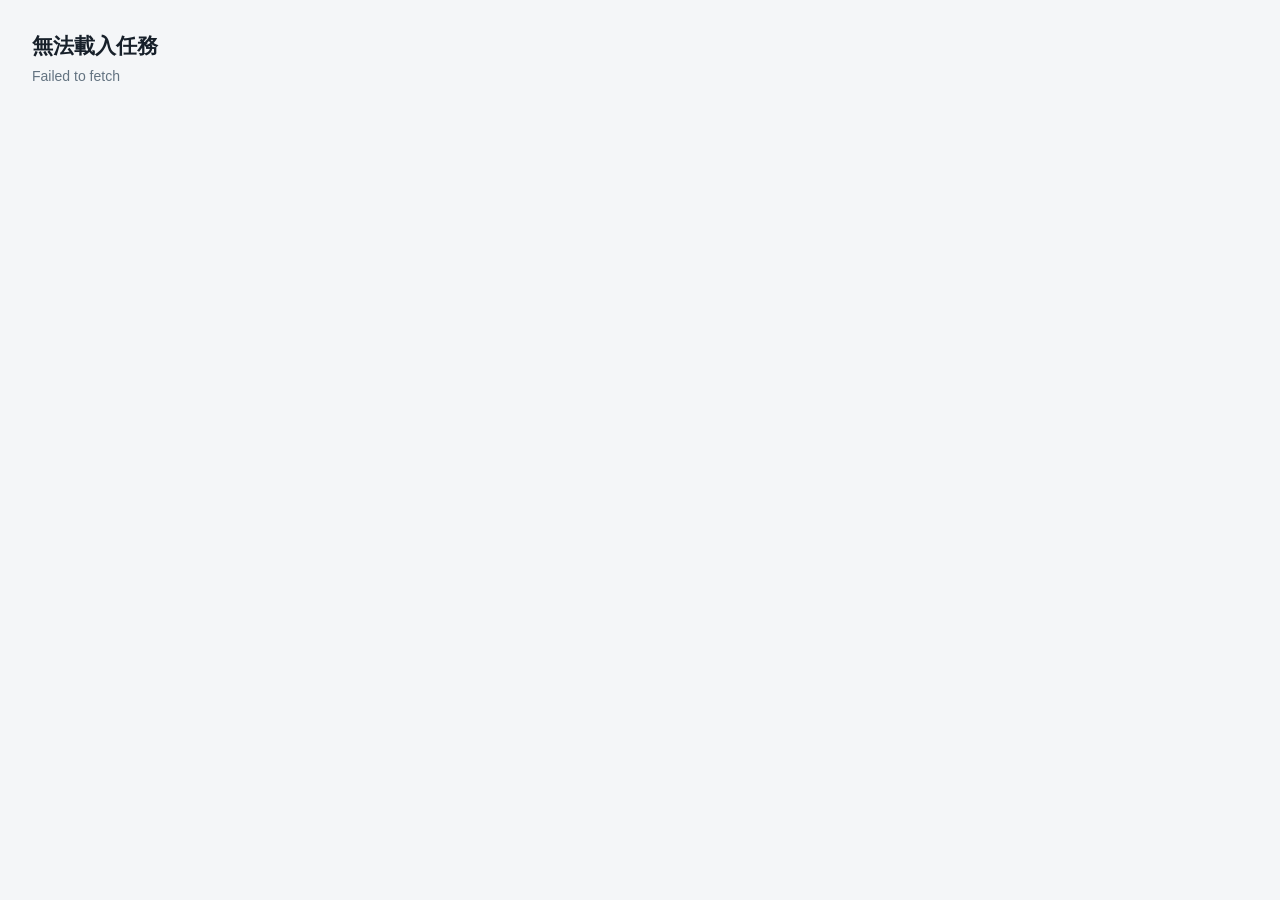
<file: index.html>
<!doctype html>
<html lang="zh-Hant">
<head>
  <meta charset="utf-8">
  <meta name="viewport" content="width=device-width, initial-scale=1">
  <title>週報管理工具</title>
  <link rel="stylesheet" href="./styles.css?v=14">
</head>
<body>
  <div id="app"></div>
  <script type="module" src="./src/main.js?v=14"></script>
</body>
</html>
</file>
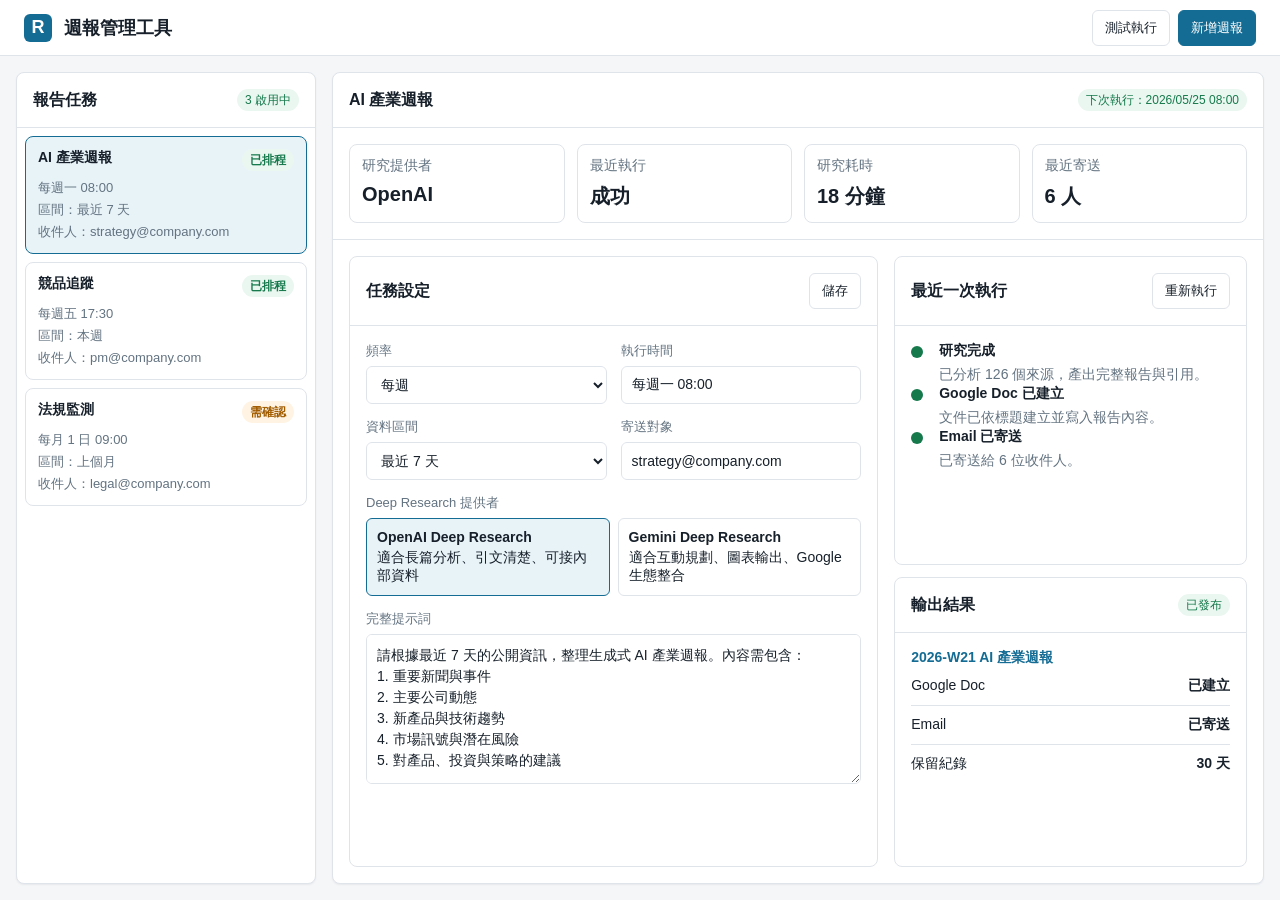
<file: weekly-report-manager.html>
<!doctype html>
<html lang="zh-Hant">
<head>
  <meta charset="utf-8">
  <meta name="viewport" content="width=device-width, initial-scale=1">
  <title>週報管理工具</title>
  <style>
    :root {
      --bg: #f4f6f8;
      --panel: #ffffff;
      --ink: #17202a;
      --muted: #637381;
      --line: #dfe4ea;
      --accent: #146c94;
      --accent-soft: #e8f3f8;
      --success: #16794c;
      --warning: #a15c00;
      --danger: #b42318;
      --shadow: 0 1px 2px rgba(16, 24, 40, 0.06);
    }

    * { box-sizing: border-box; }

    body {
      margin: 0;
      background: var(--bg);
      color: var(--ink);
      font-family: Arial, "Noto Sans TC", sans-serif;
      font-size: 14px;
    }

    .app {
      min-height: 100vh;
      display: grid;
      grid-template-rows: 56px 1fr;
    }

    header {
      display: flex;
      align-items: center;
      justify-content: space-between;
      padding: 0 24px;
      border-bottom: 1px solid var(--line);
      background: var(--panel);
    }

    .brand {
      display: flex;
      align-items: center;
      gap: 12px;
      font-size: 18px;
      font-weight: 700;
    }

    .brand-mark {
      width: 28px;
      height: 28px;
      display: grid;
      place-items: center;
      border-radius: 6px;
      background: var(--accent);
      color: #fff;
      font-weight: 700;
    }

    .header-actions {
      display: flex;
      gap: 8px;
    }

    button {
      height: 36px;
      border: 1px solid var(--line);
      border-radius: 6px;
      background: var(--panel);
      padding: 0 12px;
      color: var(--ink);
      cursor: pointer;
    }

    button.primary {
      border-color: var(--accent);
      background: var(--accent);
      color: #fff;
    }

    main {
      display: grid;
      grid-template-columns: 300px 1fr;
      gap: 16px;
      padding: 16px;
    }

    .sidebar,
    .workspace {
      background: var(--panel);
      border: 1px solid var(--line);
      border-radius: 8px;
      box-shadow: var(--shadow);
    }

    .sidebar {
      display: grid;
      grid-template-rows: auto 1fr;
      min-height: calc(100vh - 88px);
    }

    .sidebar-head,
    .section-head {
      display: flex;
      align-items: center;
      justify-content: space-between;
      padding: 16px;
      border-bottom: 1px solid var(--line);
    }

    .sidebar-head h2,
    .section-head h2 {
      margin: 0;
      font-size: 16px;
    }

    .task-list {
      padding: 8px;
      display: grid;
      align-content: start;
      gap: 8px;
    }

    .task {
      border: 1px solid var(--line);
      border-radius: 8px;
      padding: 12px;
      background: #fff;
    }

    .task.active {
      border-color: var(--accent);
      background: var(--accent-soft);
    }

    .task-title {
      display: flex;
      justify-content: space-between;
      gap: 12px;
      margin-bottom: 8px;
      font-weight: 700;
    }

    .badge {
      display: inline-flex;
      align-items: center;
      height: 22px;
      padding: 0 8px;
      border-radius: 999px;
      font-size: 12px;
      white-space: nowrap;
    }

    .badge.success {
      color: var(--success);
      background: #eaf7f0;
    }

    .badge.warning {
      color: var(--warning);
      background: #fff3e3;
    }

    .meta {
      display: grid;
      gap: 4px;
      color: var(--muted);
      font-size: 13px;
    }

    .workspace {
      display: grid;
      grid-template-rows: auto auto 1fr;
    }

    .overview {
      display: grid;
      grid-template-columns: repeat(4, minmax(0, 1fr));
      gap: 12px;
      padding: 16px;
      border-bottom: 1px solid var(--line);
    }

    .metric {
      border: 1px solid var(--line);
      border-radius: 8px;
      padding: 12px;
    }

    .metric-label {
      color: var(--muted);
      margin-bottom: 8px;
    }

    .metric-value {
      font-size: 20px;
      font-weight: 700;
    }

    .content {
      display: grid;
      grid-template-columns: minmax(420px, 1.2fr) minmax(320px, 0.8fr);
      gap: 16px;
      padding: 16px;
    }

    .panel {
      border: 1px solid var(--line);
      border-radius: 8px;
      overflow: hidden;
      background: #fff;
    }

    .panel-body {
      padding: 16px;
    }

    .form-grid {
      display: grid;
      grid-template-columns: repeat(2, minmax(0, 1fr));
      gap: 14px;
    }

    .field {
      display: grid;
      gap: 6px;
    }

    .field.full {
      grid-column: 1 / -1;
    }

    label {
      color: var(--muted);
      font-size: 13px;
    }

    input,
    select,
    textarea {
      width: 100%;
      border: 1px solid var(--line);
      border-radius: 6px;
      background: #fff;
      color: var(--ink);
      font: inherit;
    }

    input,
    select {
      height: 38px;
      padding: 0 10px;
    }

    textarea {
      min-height: 150px;
      padding: 10px;
      resize: vertical;
      line-height: 1.5;
    }

    .inline-row {
      display: flex;
      gap: 8px;
      align-items: center;
    }

    .inline-row input {
      flex: 1;
    }

    .provider-row {
      display: grid;
      grid-template-columns: repeat(2, 1fr);
      gap: 8px;
    }

    .provider {
      border: 1px solid var(--line);
      border-radius: 6px;
      padding: 10px;
    }

    .provider strong {
      display: block;
      margin-bottom: 4px;
    }

    .provider.active {
      border-color: var(--accent);
      background: var(--accent-soft);
    }

    .timeline {
      display: grid;
      gap: 12px;
    }

    .timeline-item {
      display: grid;
      grid-template-columns: 18px 1fr;
      gap: 10px;
    }

    .dot {
      width: 12px;
      height: 12px;
      margin-top: 4px;
      border-radius: 50%;
      background: var(--success);
    }

    .dot.pending {
      background: #c2c8d0;
    }

    .timeline-title {
      font-weight: 700;
      margin-bottom: 4px;
    }

    .timeline-copy {
      color: var(--muted);
      line-height: 1.5;
    }

    .report-preview {
      display: grid;
      gap: 10px;
    }

    .report-link {
      color: var(--accent);
      text-decoration: none;
      font-weight: 700;
    }

    .status-list {
      display: grid;
      gap: 10px;
    }

    .status-row {
      display: flex;
      justify-content: space-between;
      gap: 12px;
      padding-bottom: 10px;
      border-bottom: 1px solid var(--line);
    }

    .status-row:last-child {
      border-bottom: 0;
      padding-bottom: 0;
    }

    @media (max-width: 1100px) {
      main {
        grid-template-columns: 1fr;
      }

      .sidebar {
        min-height: auto;
      }

      .overview,
      .content {
        grid-template-columns: 1fr;
      }
    }
  </style>
</head>
<body>
  <div class="app">
    <header>
      <div class="brand">
        <div class="brand-mark">R</div>
        <span>週報管理工具</span>
      </div>
      <div class="header-actions">
        <button>測試執行</button>
        <button class="primary">新增週報</button>
      </div>
    </header>

    <main>
      <aside class="sidebar">
        <div class="sidebar-head">
          <h2>報告任務</h2>
          <span class="badge success">3 啟用中</span>
        </div>
        <div class="task-list">
          <section class="task active">
            <div class="task-title">
              <span>AI 產業週報</span>
              <span class="badge success">已排程</span>
            </div>
            <div class="meta">
              <span>每週一 08:00</span>
              <span>區間：最近 7 天</span>
              <span>收件人：strategy@company.com</span>
            </div>
          </section>
          <section class="task">
            <div class="task-title">
              <span>競品追蹤</span>
              <span class="badge success">已排程</span>
            </div>
            <div class="meta">
              <span>每週五 17:30</span>
              <span>區間：本週</span>
              <span>收件人：pm@company.com</span>
            </div>
          </section>
          <section class="task">
            <div class="task-title">
              <span>法規監測</span>
              <span class="badge warning">需確認</span>
            </div>
            <div class="meta">
              <span>每月 1 日 09:00</span>
              <span>區間：上個月</span>
              <span>收件人：legal@company.com</span>
            </div>
          </section>
        </div>
      </aside>

      <section class="workspace">
        <div class="section-head">
          <h2>AI 產業週報</h2>
          <span class="badge success">下次執行：2026/05/25 08:00</span>
        </div>

        <div class="overview">
          <div class="metric">
            <div class="metric-label">研究提供者</div>
            <div class="metric-value">OpenAI</div>
          </div>
          <div class="metric">
            <div class="metric-label">最近執行</div>
            <div class="metric-value">成功</div>
          </div>
          <div class="metric">
            <div class="metric-label">研究耗時</div>
            <div class="metric-value">18 分鐘</div>
          </div>
          <div class="metric">
            <div class="metric-label">最近寄送</div>
            <div class="metric-value">6 人</div>
          </div>
        </div>

        <div class="content">
          <article class="panel">
            <div class="section-head">
              <h2>任務設定</h2>
              <button>儲存</button>
            </div>
            <div class="panel-body">
              <div class="form-grid">
                <div class="field">
                  <label>頻率</label>
                  <select>
                    <option>每週</option>
                    <option>每月</option>
                    <option>自訂</option>
                  </select>
                </div>
                <div class="field">
                  <label>執行時間</label>
                  <input value="每週一 08:00">
                </div>
                <div class="field">
                  <label>資料區間</label>
                  <select>
                    <option>最近 7 天</option>
                    <option>本週</option>
                    <option>上週</option>
                    <option>自訂日期</option>
                  </select>
                </div>
                <div class="field">
                  <label>寄送對象</label>
                  <input value="strategy@company.com">
                </div>
                <div class="field full">
                  <label>Deep Research 提供者</label>
                  <div class="provider-row">
                    <div class="provider active">
                      <strong>OpenAI Deep Research</strong>
                      <span>適合長篇分析、引文清楚、可接內部資料</span>
                    </div>
                    <div class="provider">
                      <strong>Gemini Deep Research</strong>
                      <span>適合互動規劃、圖表輸出、Google 生態整合</span>
                    </div>
                  </div>
                </div>
                <div class="field full">
                  <label>完整提示詞</label>
                  <textarea>請根據最近 7 天的公開資訊，整理生成式 AI 產業週報。內容需包含：
1. 重要新聞與事件
2. 主要公司動態
3. 新產品與技術趨勢
4. 市場訊號與潛在風險
5. 對產品、投資與策略的建議

請以繁體中文撰寫，使用清楚標題、條列、摘要與來源引用。</textarea>
                </div>
              </div>
            </div>
          </article>

          <div class="timeline">
            <article class="panel">
              <div class="section-head">
                <h2>最近一次執行</h2>
                <button>重新執行</button>
              </div>
              <div class="panel-body">
                <div class="timeline-item">
                  <div class="dot"></div>
                  <div>
                    <div class="timeline-title">研究完成</div>
                    <div class="timeline-copy">已分析 126 個來源，產出完整報告與引用。</div>
                  </div>
                </div>
                <div class="timeline-item">
                  <div class="dot"></div>
                  <div>
                    <div class="timeline-title">Google Doc 已建立</div>
                    <div class="timeline-copy">文件已依標題建立並寫入報告內容。</div>
                  </div>
                </div>
                <div class="timeline-item">
                  <div class="dot"></div>
                  <div>
                    <div class="timeline-title">Email 已寄送</div>
                    <div class="timeline-copy">已寄送給 6 位收件人。</div>
                  </div>
                </div>
              </div>
            </article>

            <article class="panel">
              <div class="section-head">
                <h2>輸出結果</h2>
                <span class="badge success">已發布</span>
              </div>
              <div class="panel-body report-preview">
                <a class="report-link" href="#">2026-W21 AI 產業週報</a>
                <div class="status-list">
                  <div class="status-row">
                    <span>Google Doc</span>
                    <strong>已建立</strong>
                  </div>
                  <div class="status-row">
                    <span>Email</span>
                    <strong>已寄送</strong>
                  </div>
                  <div class="status-row">
                    <span>保留紀錄</span>
                    <strong>30 天</strong>
                  </div>
                </div>
              </div>
            </article>
          </div>
        </div>
      </section>
    </main>
  </div>
</body>
</html>
</file>
<file: styles.css>
:root {
  --bg: #f4f6f8;
  --panel: #ffffff;
  --ink: #17202a;
  --muted: #637381;
  --line: #dfe4ea;
  --accent: #146c94;
  --accent-soft: #e8f3f8;
  --success: #16794c;
  --warning: #a15c00;
  --danger: #b42318;
  --shadow: 0 1px 2px rgba(16, 24, 40, 0.06);
}

* { box-sizing: border-box; }

body {
  margin: 0;
  background: var(--bg);
  color: var(--ink);
  font-family: Arial, "Noto Sans TC", sans-serif;
  font-size: 14px;
}

.app {
  min-height: 100vh;
  display: grid;
  grid-template-rows: 56px 1fr;
}

header {
  display: flex;
  align-items: center;
  justify-content: space-between;
  padding: 0 24px;
  border-bottom: 1px solid var(--line);
  background: var(--panel);
}

.brand {
  display: flex;
  align-items: center;
  gap: 12px;
  font-size: 18px;
  font-weight: 700;
}

.app-version {
  color: var(--muted);
  font-size: 12px;
  font-weight: 400;
}

.brand-mark {
  width: 28px;
  height: 28px;
  display: grid;
  place-items: center;
  border-radius: 6px;
  background: var(--accent);
  color: #fff;
  font-weight: 700;
}

.header-actions,
.provider-row,
.inline-actions {
  display: flex;
  gap: 8px;
}

button {
  height: 36px;
  border: 1px solid var(--line);
  border-radius: 6px;
  background: var(--panel);
  padding: 0 12px;
  color: var(--ink);
  cursor: pointer;
}

button.primary {
  border-color: var(--accent);
  background: var(--accent);
  color: #fff;
}

button:disabled {
  cursor: not-allowed;
  opacity: 0.6;
}

main {
  display: grid;
  grid-template-columns: 300px 1fr;
  gap: 16px;
  padding: 16px;
}

.sidebar,
.workspace {
  background: var(--panel);
  border: 1px solid var(--line);
  border-radius: 8px;
  box-shadow: var(--shadow);
}

.sidebar {
  display: grid;
  grid-template-rows: auto 1fr;
  min-height: calc(100vh - 88px);
}

.sidebar-head,
.section-head {
  display: flex;
  align-items: center;
  justify-content: space-between;
  padding: 16px;
  border-bottom: 1px solid var(--line);
}

.sidebar-head h2,
.section-head h2 {
  margin: 0;
  font-size: 16px;
}

.task-list {
  padding: 8px;
  display: grid;
  align-content: start;
  gap: 8px;
}

.task {
  width: 100%;
  min-height: 108px;
  text-align: left;
  border: 1px solid var(--line);
  border-radius: 8px;
  padding: 12px;
  background: #fff;
}

.task.active {
  border-color: var(--accent);
  background: var(--accent-soft);
}

.task-title {
  display: flex;
  justify-content: space-between;
  gap: 12px;
  margin-bottom: 8px;
  font-weight: 700;
}

.badge {
  display: inline-flex;
  align-items: center;
  height: 22px;
  padding: 0 8px;
  border-radius: 999px;
  font-size: 12px;
  white-space: nowrap;
}

.badge.success {
  color: var(--success);
  background: #eaf7f0;
}

.badge.warning {
  color: var(--warning);
  background: #fff3e3;
}

.badge.running {
  color: var(--accent);
  background: var(--accent-soft);
}

.badge.muted {
  color: var(--muted);
  background: #edf1f5;
}

.meta {
  display: grid;
  gap: 4px;
  color: var(--muted);
  font-size: 13px;
}

.workspace {
  display: grid;
  grid-template-rows: auto auto 1fr;
}

.overview {
  display: grid;
  grid-template-columns: repeat(4, minmax(0, 1fr));
  gap: 12px;
  padding: 16px;
  border-bottom: 1px solid var(--line);
}

.metric {
  border: 1px solid var(--line);
  border-radius: 8px;
  padding: 12px;
}

.metric-label {
  color: var(--muted);
  margin-bottom: 8px;
}

.metric-value {
  font-size: 20px;
  font-weight: 700;
}

.content {
  display: grid;
  grid-template-columns: minmax(420px, 1.2fr) minmax(320px, 0.8fr);
  gap: 16px;
  padding: 16px;
}

.panel {
  border: 1px solid var(--line);
  border-radius: 8px;
  overflow: hidden;
  background: #fff;
}

.panel-body {
  padding: 16px;
}

.form-grid {
  display: grid;
  grid-template-columns: repeat(2, minmax(0, 1fr));
  gap: 14px;
}

.field {
  display: grid;
  gap: 6px;
}

.field.full {
  grid-column: 1 / -1;
}

label {
  color: var(--muted);
  font-size: 13px;
}

input,
select,
textarea {
  width: 100%;
  border: 1px solid var(--line);
  border-radius: 6px;
  background: #fff;
  color: var(--ink);
  font: inherit;
}

input,
select {
  height: 38px;
  padding: 0 10px;
}

textarea {
  min-height: 150px;
  padding: 10px;
  resize: vertical;
  line-height: 1.5;
}

.provider-row {
  display: grid;
  grid-template-columns: repeat(2, 1fr);
}

.provider {
  min-height: 76px;
  border: 1px solid var(--line);
  border-radius: 6px;
  padding: 10px;
  background: #fff;
  text-align: left;
}

.provider strong {
  display: block;
  margin-bottom: 4px;
}

.provider.active {
  border-color: var(--accent);
  background: var(--accent-soft);
}

.timeline {
  display: grid;
  gap: 12px;
}

.timeline-item {
  display: grid;
  grid-template-columns: 18px 1fr;
  gap: 10px;
}

.dot {
  width: 12px;
  height: 12px;
  margin-top: 4px;
  border-radius: 50%;
  background: var(--success);
}

.dot.pending {
  background: #c2c8d0;
}

.timeline-title {
  font-weight: 700;
  margin-bottom: 4px;
}

.timeline-copy {
  color: var(--muted);
  line-height: 1.5;
}

.report-preview {
  display: grid;
  gap: 10px;
}

.report-body {
  max-height: 320px;
  overflow: auto;
  white-space: pre-wrap;
  border-top: 1px solid var(--line);
  padding-top: 10px;
  color: var(--muted);
  line-height: 1.6;
}

.report-meta {
  display: flex;
  justify-content: space-between;
  gap: 12px;
  color: var(--muted);
  font-size: 13px;
}

.report-link {
  color: var(--accent);
  text-decoration: none;
  font-weight: 700;
}

.status-list {
  display: grid;
  gap: 10px;
}

.status-row {
  display: flex;
  justify-content: space-between;
  gap: 12px;
  padding-bottom: 10px;
  border-bottom: 1px solid var(--line);
}

.status-row:last-child {
  border-bottom: 0;
  padding-bottom: 0;
}

.modal-backdrop {
  position: fixed;
  inset: 0;
  display: grid;
  place-items: center;
  padding: 20px;
  background: rgba(23, 32, 42, 0.32);
}

.modal {
  width: min(640px, 100%);
  max-height: calc(100vh - 40px);
  overflow: auto;
  border: 1px solid var(--line);
  border-radius: 8px;
  background: var(--panel);
  box-shadow: 0 18px 48px rgba(16, 24, 40, 0.18);
}

.modal-actions {
  display: flex;
  justify-content: flex-end;
  gap: 8px;
}

.empty-state {
  display: grid;
  align-content: center;
  justify-items: start;
  padding: 32px;
}

.empty-state h2 {
  margin: 0 0 8px;
}

.empty-state p {
  margin: 0;
  color: var(--muted);
}

@media (max-width: 1100px) {
  main {
    grid-template-columns: 1fr;
  }

  .sidebar {
    min-height: auto;
  }

  .overview,
  .content {
    grid-template-columns: 1fr;
  }
}
</file>
